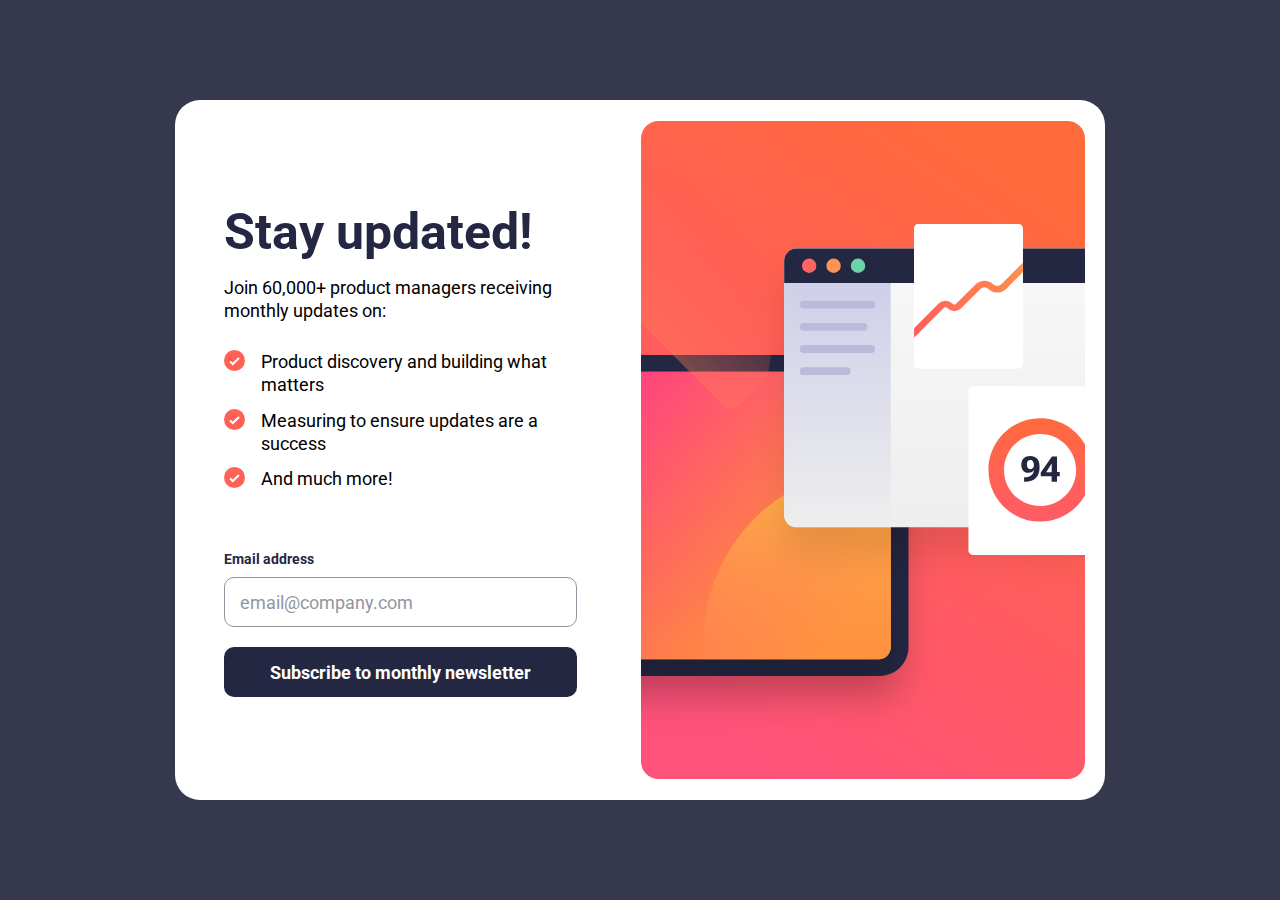
<file: index.html>
<!DOCTYPE html>
<html lang="en">
<head>
  <meta charset="UTF-8">
  <meta name="viewport" content="width=device-width, initial-scale=1.0"> <!-- displays site properly based on user's device -->

  <link rel="icon" type="image/png" sizes="32x32" href="./assets/images/favicon-32x32.png">
  
  <title>Frontend Mentor | Newsletter sign-up form with success message</title>

  <!-- CSS -->
  <link rel="stylesheet" href="./css/style.css">
  <!-- JS -->
  <script src="./js/script.js" defer></script>
</head>
<body>
  <main class="container">
    <div class="main-img">
      <picture>
        <source media="(min-width: 955px)" srcset="./assets/images/illustration-sign-up-desktop.svg">
        <img src="./assets/images/illustration-sign-up-mobile.svg" alt="success">
    </picture>
    </div>
    <div class="section2">
      <div class="main-text">
        <h1 class="title">Stay updated!</h1>
        <p class="description">Join 60,000+ product managers receiving monthly updates on:</p>
        <ul>
          <li><img src="./assets/images/icon-list.svg" alt="icon-list"><p>Product discovery and building what matters</p></li>
          <li><img src="./assets/images/icon-list.svg" alt="icon-list"><p>Measuring to ensure updates are a success</p></li>
          <li><img src="./assets/images/icon-list.svg" alt="icon-list"><p>And much more!</p></li>
        </ul>
      </div>
      <!-- Sign-up form start -->
      <form  onsubmit="subscribe()">
        <div class="msgs">
          <p>Email address</p>
          <p class="error">Valid email required</p>
        </div>
        <input class="input" type="email" placeholder="email@company.com">
        <button onclick="subscribe()">Subscribe to monthly newsletter</button>
      </form>
      <!-- Sign-up form end -->
    </div>
  </main>
</body>
</html>
</file>
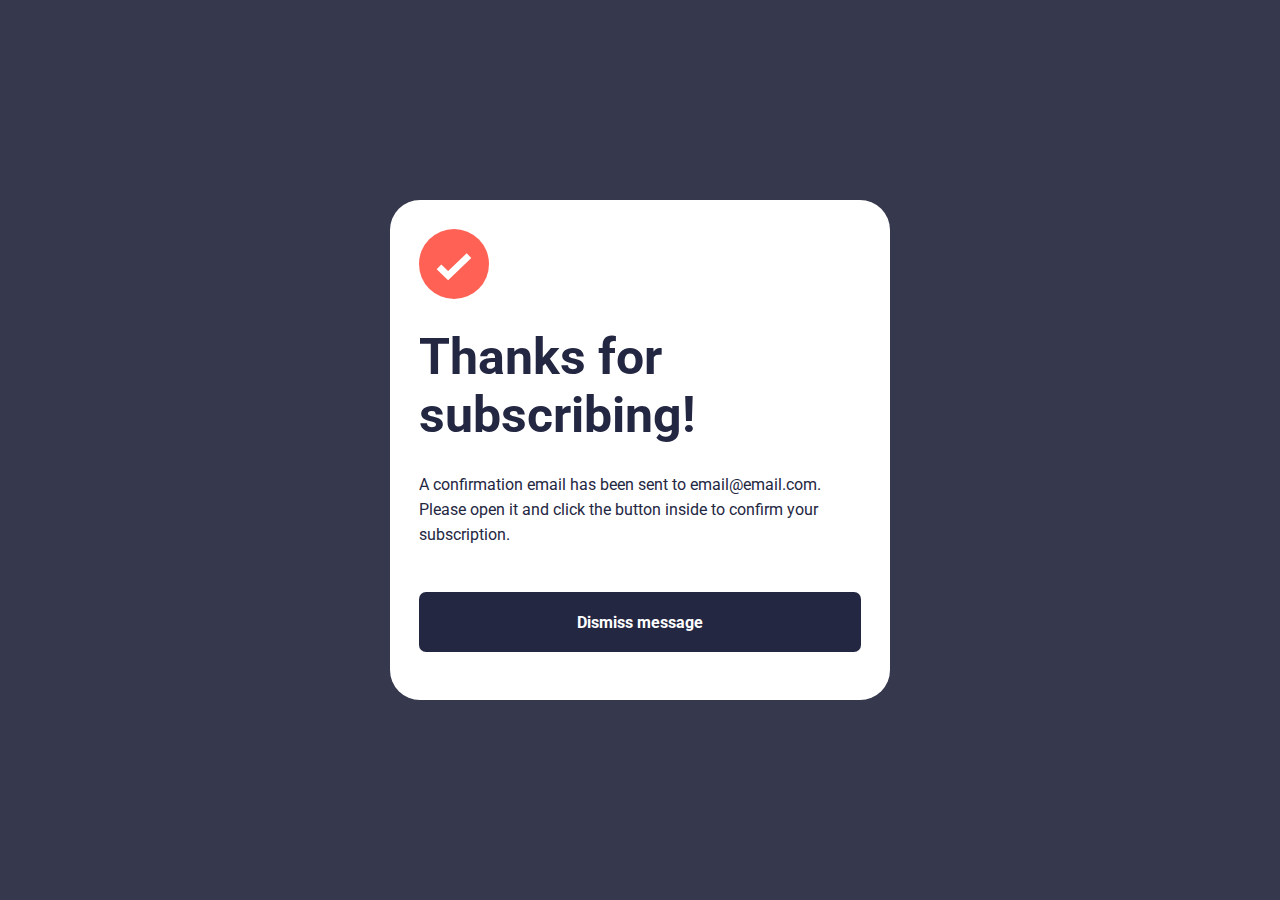
<file: thanks.html>
<!DOCTYPE html>
<html lang="en">
<head>
    <meta charset="UTF-8">
    <meta name="viewport" content="width=device-width, initial-scale=1.0">
    <link rel="icon" type="image/png" sizes="32x32" href="./assets/images/favicon-32x32.png">
  
    <title>Frontend Mentor | Newsletter sign-up form with success message</title>
    <!-- JS -->
    <script src="./js/script.js" defer></script>
    <!-- CSS -->
    <link rel="stylesheet" href="./css/thanks.css">
</head>
<body>
    <main class="container">
        <img src="./assets/images/icon-list.svg" alt="icon-list">
        <h1 class="title">Thanks for subscribing!</h1>
        <p class="description">A confirmation email has been sent to <span>email@email.com</span>. 
            Please open it and click the button inside to confirm your subscription.</p>
            <button onclick="prev()">Dismiss message</button>
    </main>
</body>
</html>
</file>
<file: css/style.css>
@import url('https://fonts.googleapis.com/css2?family=Roboto:wght@400;700&display=swap');

* {
    margin: 0;
    padding: 0;
    box-sizing: border-box;
    font-family: 'Roboto', sans-serif;
}
:root {
    --tomato: hsl(4, 100%, 67%);
    --dark-slate-grey: hsl(234, 29%, 20%);
    --charcoal-grey: hsl(235, 18%, 26%);
    --grey: hsl(231, 7%, 60%);
    --white: hsl(0, 0%, 100%);
}
.container .main-img {
    width: 100%;
}
.container .main-img img {
    width: 100%;
}
.container .main-text {
    padding: 1.5rem;
}
.container .main-text .title {
    color: var(--dark-slate-grey);
    font-size: 40px;
    margin-top: 20px;
}
.container .main-text .description {
    font-size: 16px;
    margin-top: 15px;
    line-height: 23px;
}
.container .main-text ul {
    margin-top: 28px;
    list-style-type: none;
    font-size: 16px;
}
.container .main-text ul img {
    align-self: flex-start;
    margin-right: 1rem;
}
.container .main-text ul p {
    line-height: 23px;
}
.container .main-text ul li {
    display: flex;
    margin-bottom: 0.8rem;
}
.container form {
    width: 100%;
    padding: 1.5rem;
}
.container form .msgs {
    display: flex;
    justify-content: space-between;
}
.container form .msgs .error {
    color: var(--tomato);
    display: none;
}
.container form p {
    font-size: 12px;
    color: var(--dark-slate-grey);
    font-weight: 700;
}
.container form input {
    margin: 10px 0 20px 0;
    width: 100%;
    outline: none;
    font-size: 16px;
    padding: 5px 15px;
    border-radius: 10px;
    border: 1px solid var(--grey);
    height: 50px;
}
.container form input:hover {
    cursor: pointer;
}
.container form input::placeholder {
    color: var(--grey);
}
.container form button {
    width: 100%;
    background-color: var(--dark-slate-grey);
    height: 50px;
    border-radius: 10px;
    display: flex;
    align-items: center;
    justify-content: center;
    font-size: 16px;
    font-weight: 700;
    color: var(--white);
    border: none;
    outline: none;
}
.container form button:hover {
    cursor: pointer;
    background: linear-gradient(to right, #ff527b ,var(--tomato));
    box-shadow: 0px 10px 15px hsla(4, 100%, 67%, .5);
}
@media (min-width: 590px) {
    .container .main-text .title {
        font-size: 60px;
    }
    .container .main-text .description {
        font-size: 23px;
    }
    .container .main-text ul {
        font-size: 23px;
    }
    .container form p {
        font-size: 16px;
    }
    .container form input, 
    .container form button {
        font-size: 23px;
        height: 70px;
    }
}
@media (min-width: 955px) {
    body {
        background-color: var(--charcoal-grey);
        display: flex;
        align-items: center;
        height: 100vh;
        justify-content: center;
    }
    .container  {
        background-color: var(--white);
        height: 700px;
        width: 930px;
        display: flex;
        border-radius: 25px;
        flex-direction: row-reverse;
    }
    .container .section2 {
        display: flex;
        flex-direction: column;
        justify-content: center;
        align-items: center;
        width: 50%;
        padding: 25px 20px 25px 25px;
    }
    .container .main-img {
        margin: 20px;
        width: 50%;
    }
    .container .main-img img{
        height: 100%;
        width: 100%;
        margin: 0;
    }
    .container .main-text .title {
        font-size: 50px;
        margin-top: 0px;
    }
    .container .main-text .description {
        font-size: 18px;
    }
    .container .main-text ul {
        font-size: 18px;
    } 
    .container form p {
        font-size: 14px;
    }
    .container form input, 
    .container form button {
        font-size: 18px;
        height: 50px;
    }
}
</file>
<file: css/thanks.css>
@import url('https://fonts.googleapis.com/css2?family=Roboto:wght@400;700&display=swap');

* {
    margin: 0;
    padding: 0;
    box-sizing: border-box;
    font-family: 'Roboto', sans-serif;
}
:root {
    --tomato: hsl(4, 100%, 67%);
    --dark-slate-grey: hsl(234, 29%, 20%);
    --charcoal-grey: hsl(235, 18%, 26%);
    --grey: hsl(231, 7%, 60%);
    --white: hsl(0, 0%, 100%);
}
html, body {
    height: 100%;
    display: flex;
    justify-content: center;
    align-items: center;
    background-color: var(--charcoal-grey);
}
.container {
    background-color: var(--white);
    width: 100%;
    height: 100%;
    display: flex;
    flex-direction: column;
    align-items: start;
    padding: 1.8rem;
    position: relative;
}
.container img {
    margin-top: 4rem;
    width: 70px;
}
.container .title {
    margin-top: 1.8rem;
    color: var(--dark-slate-grey);
    font-size: 40px;
}
.container .description {
    font-size: 16px;
    color: var(--dark-slate-grey);
    margin-top: 1.8rem;
    line-height: 25px;
    font-weight: 400;
}
.container button {
    width: calc(100% - 3.6rem);
    height: 60px;
    position: absolute;
    left: calc(50%-1.8rem);
    bottom: 3rem;
    font-size: 16px;
    border: none;
    outline: none;
    border-radius: 7px;
    background-color: var(--dark-slate-grey);
    display: flex;
    align-items: center;
    justify-content: center;
    color: var(--white);
    font-weight: 700;
}
.container button:hover {
    cursor: pointer;
    background: linear-gradient(to right, #ff527b ,var(--tomato));
    box-shadow: 0px 10px 15px hsla(4, 100%, 67%, .5);
}
@media (min-width: 900px) {
    .container {
        width: 500px;
        height: 500px;
        border-radius: 30px;
    }
    .container img {
        margin: 0;
    }
    .container .title {
        font-size: 50px;
    }

}
</file>
